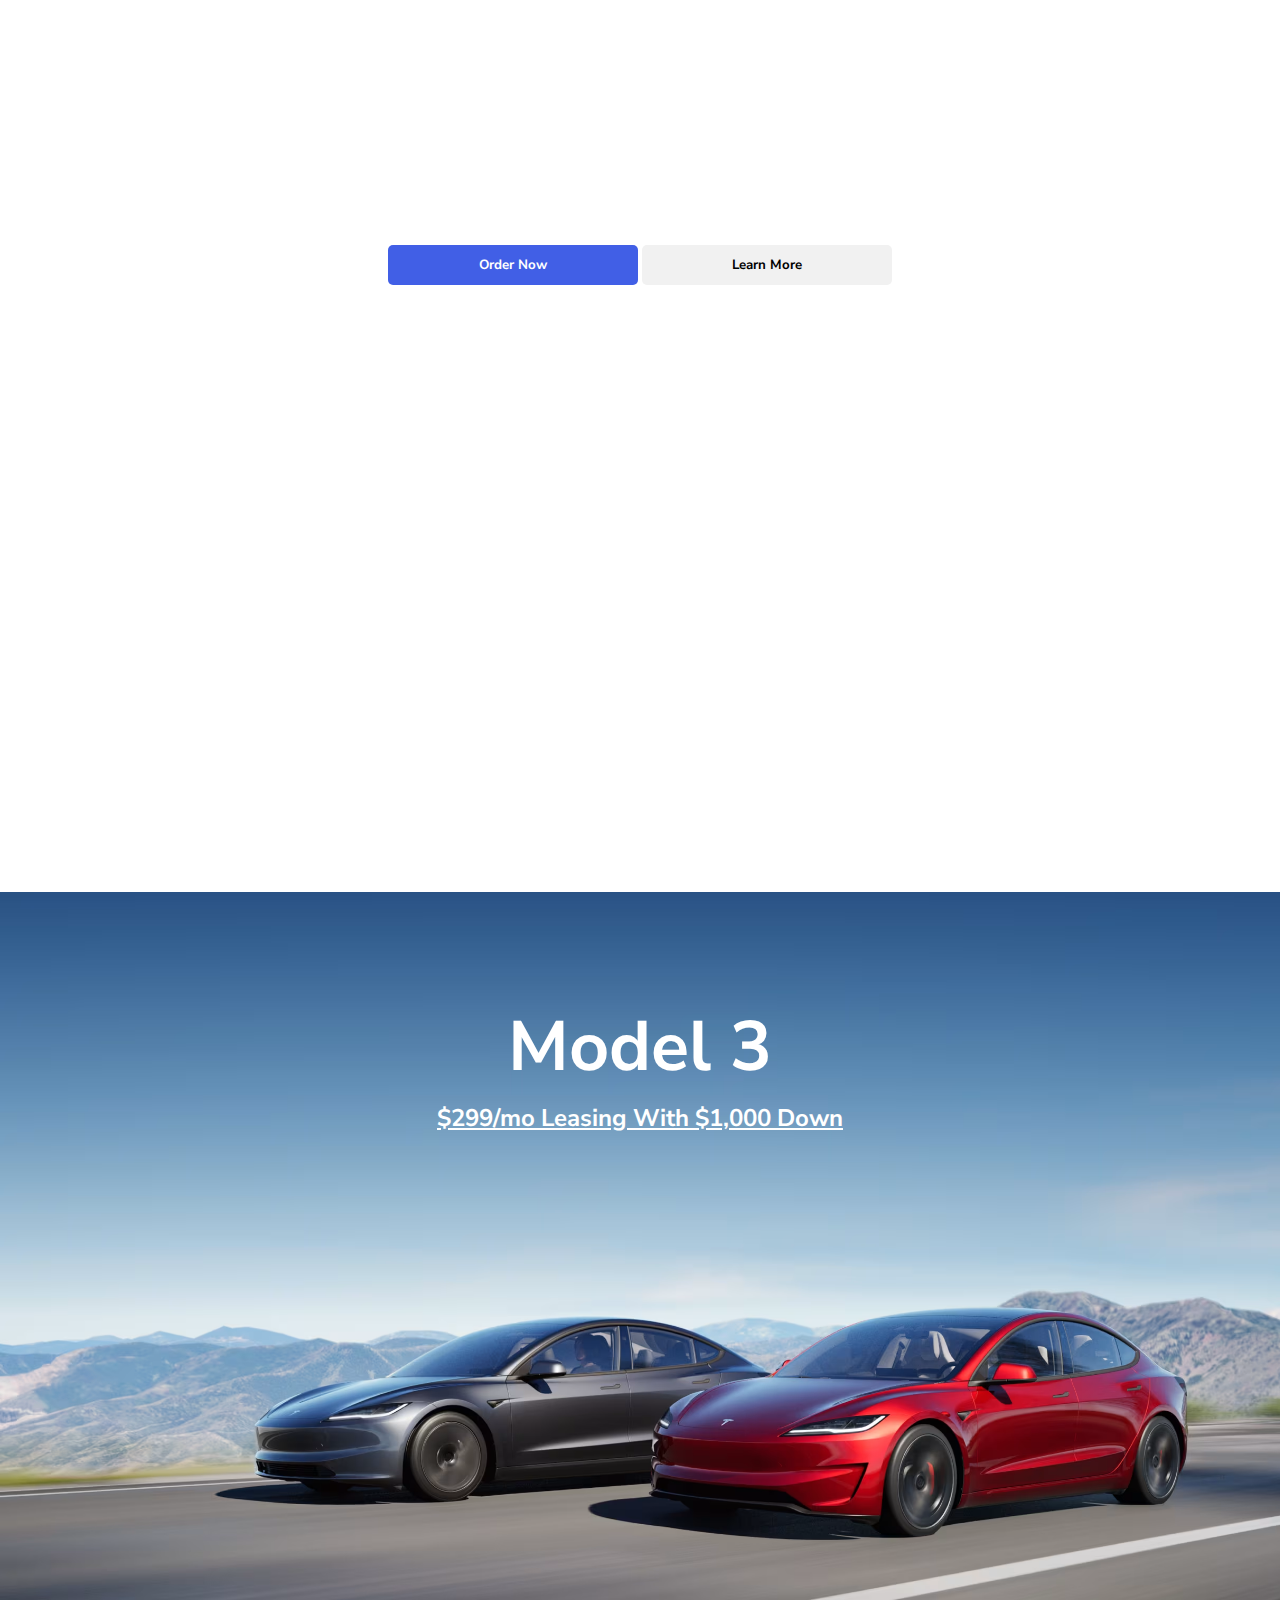
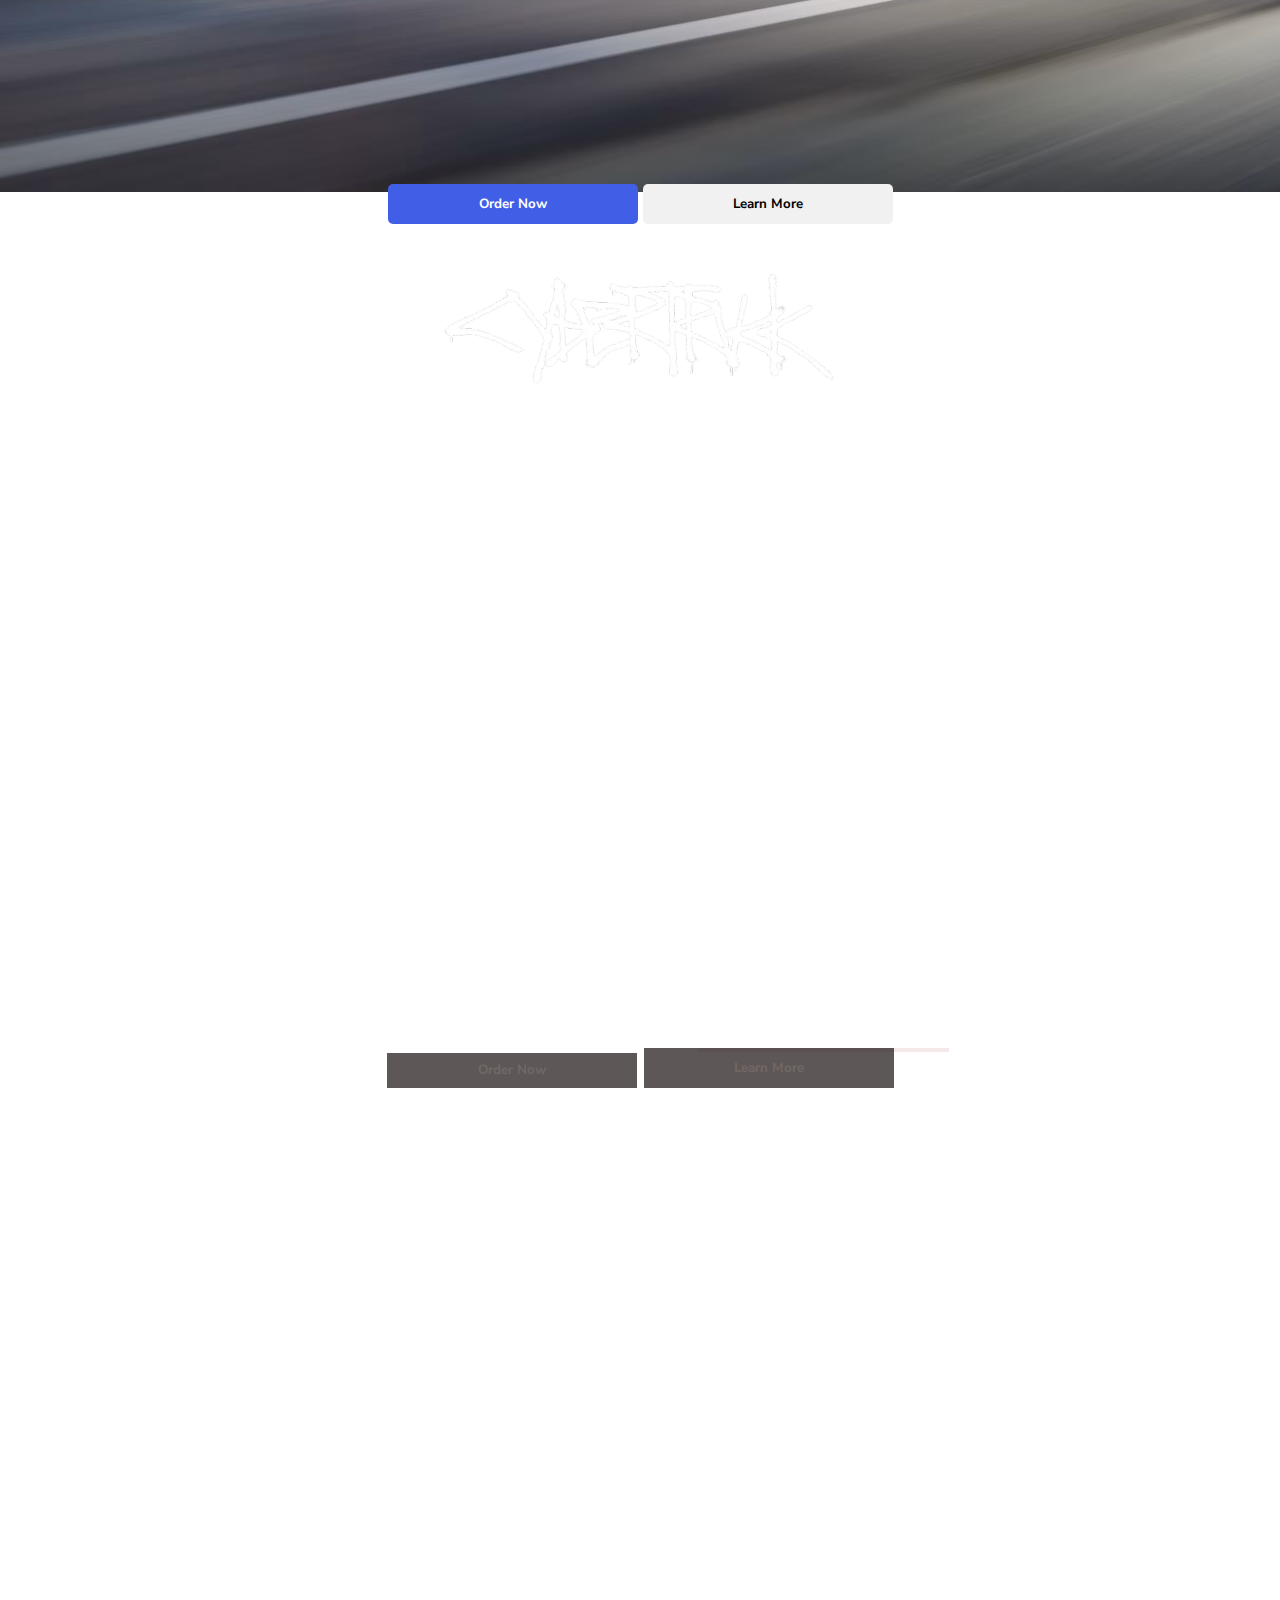
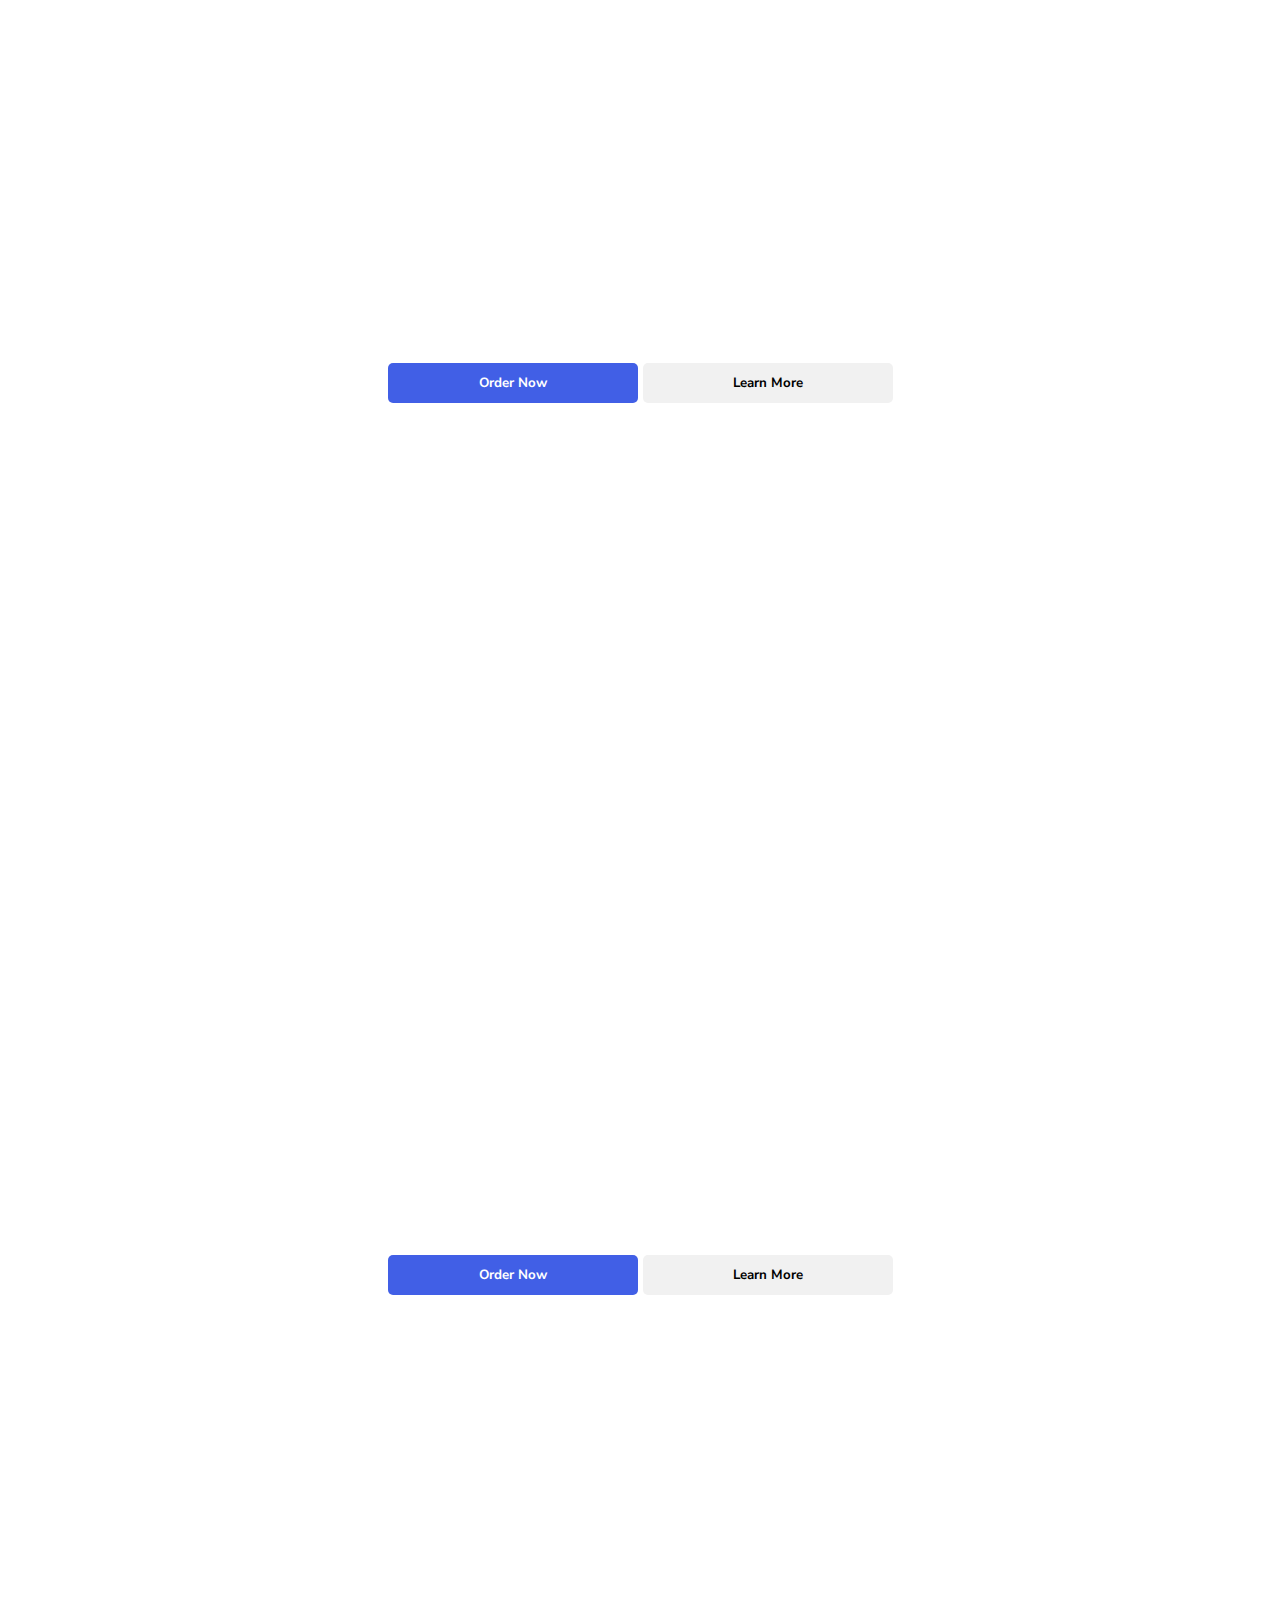
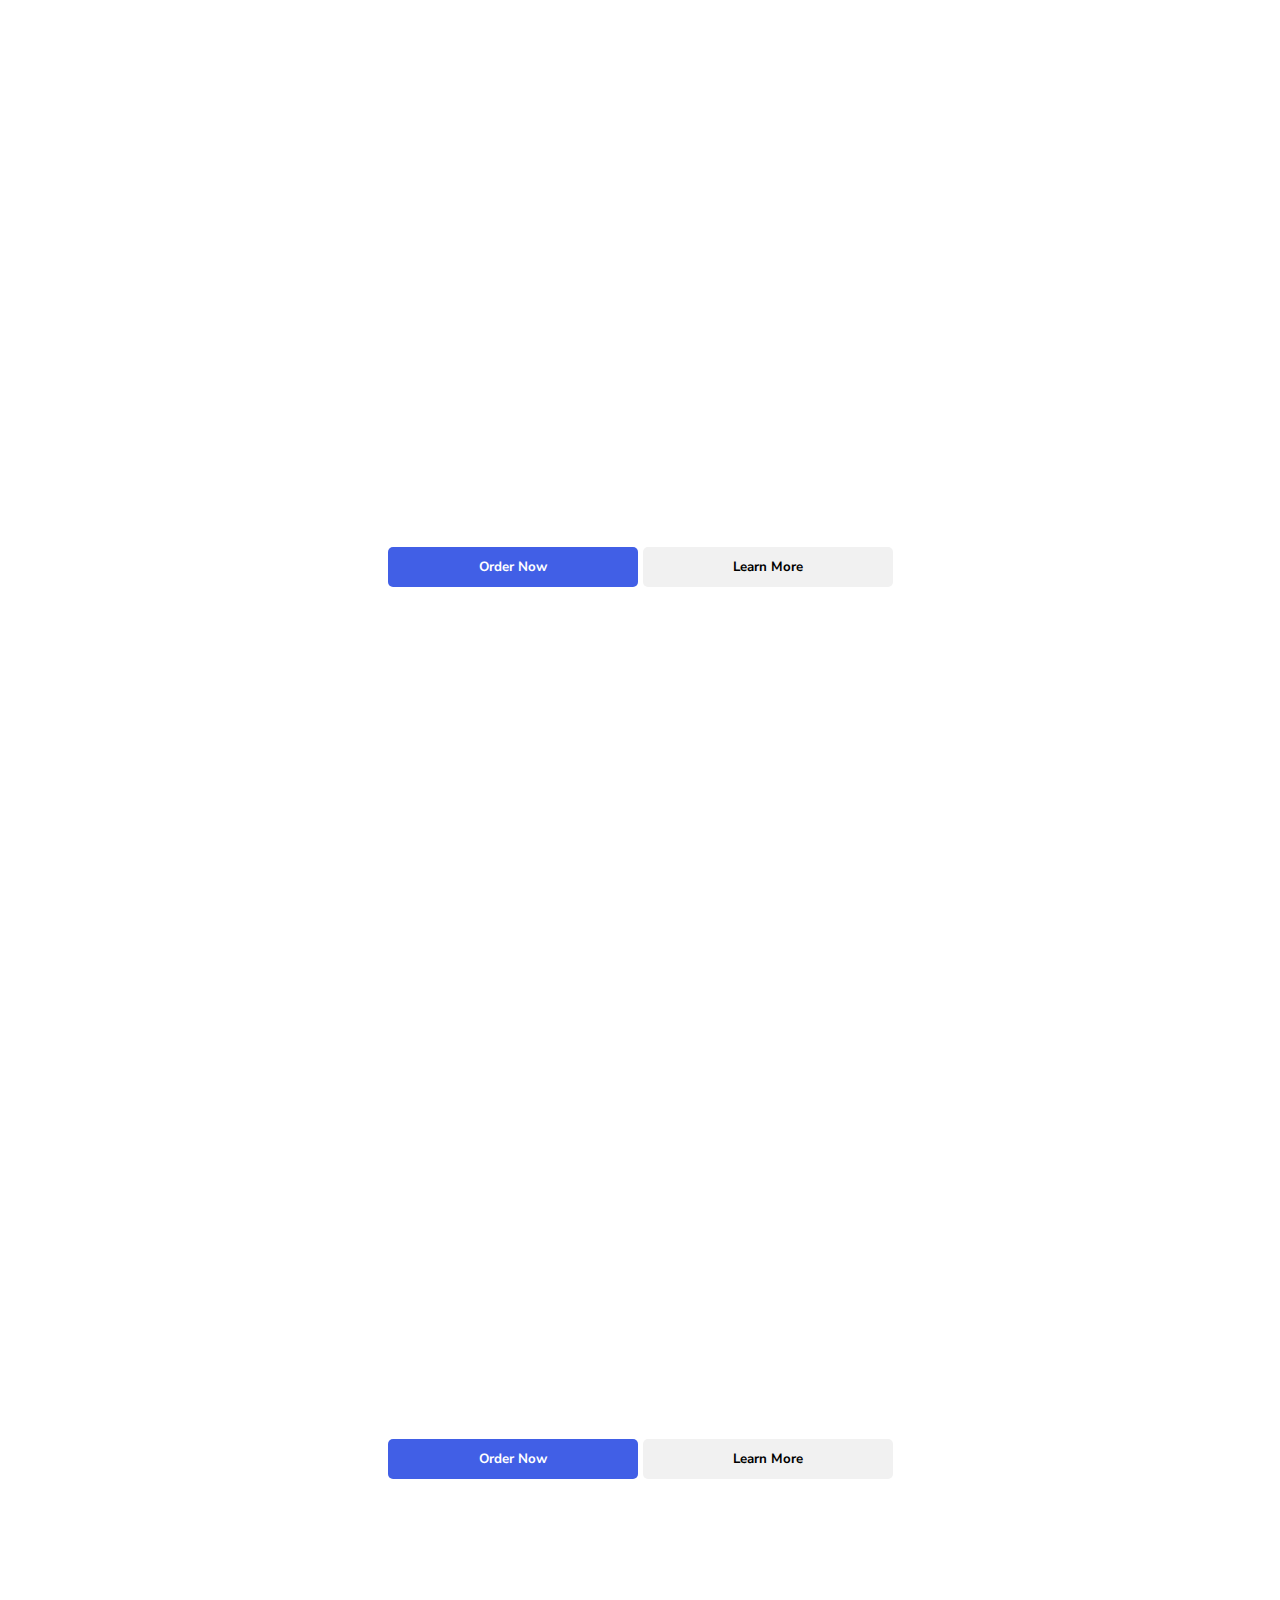
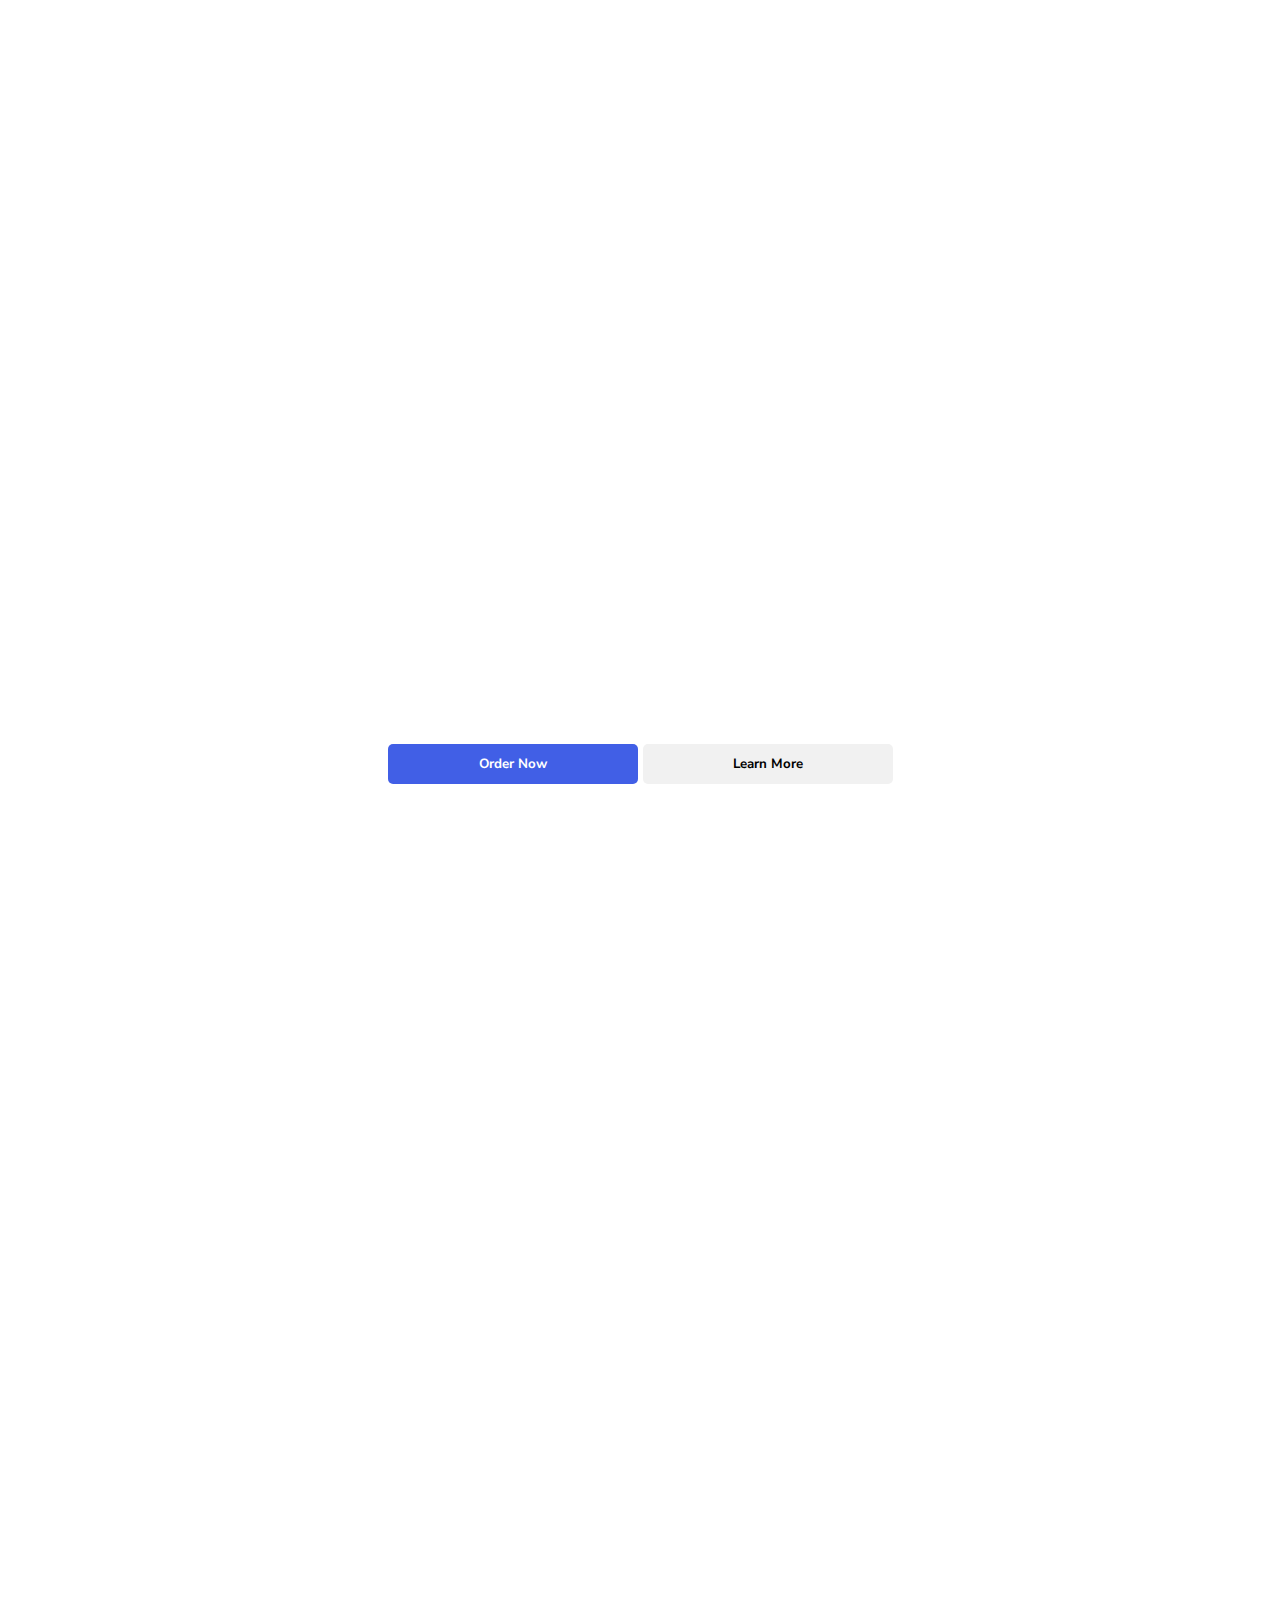
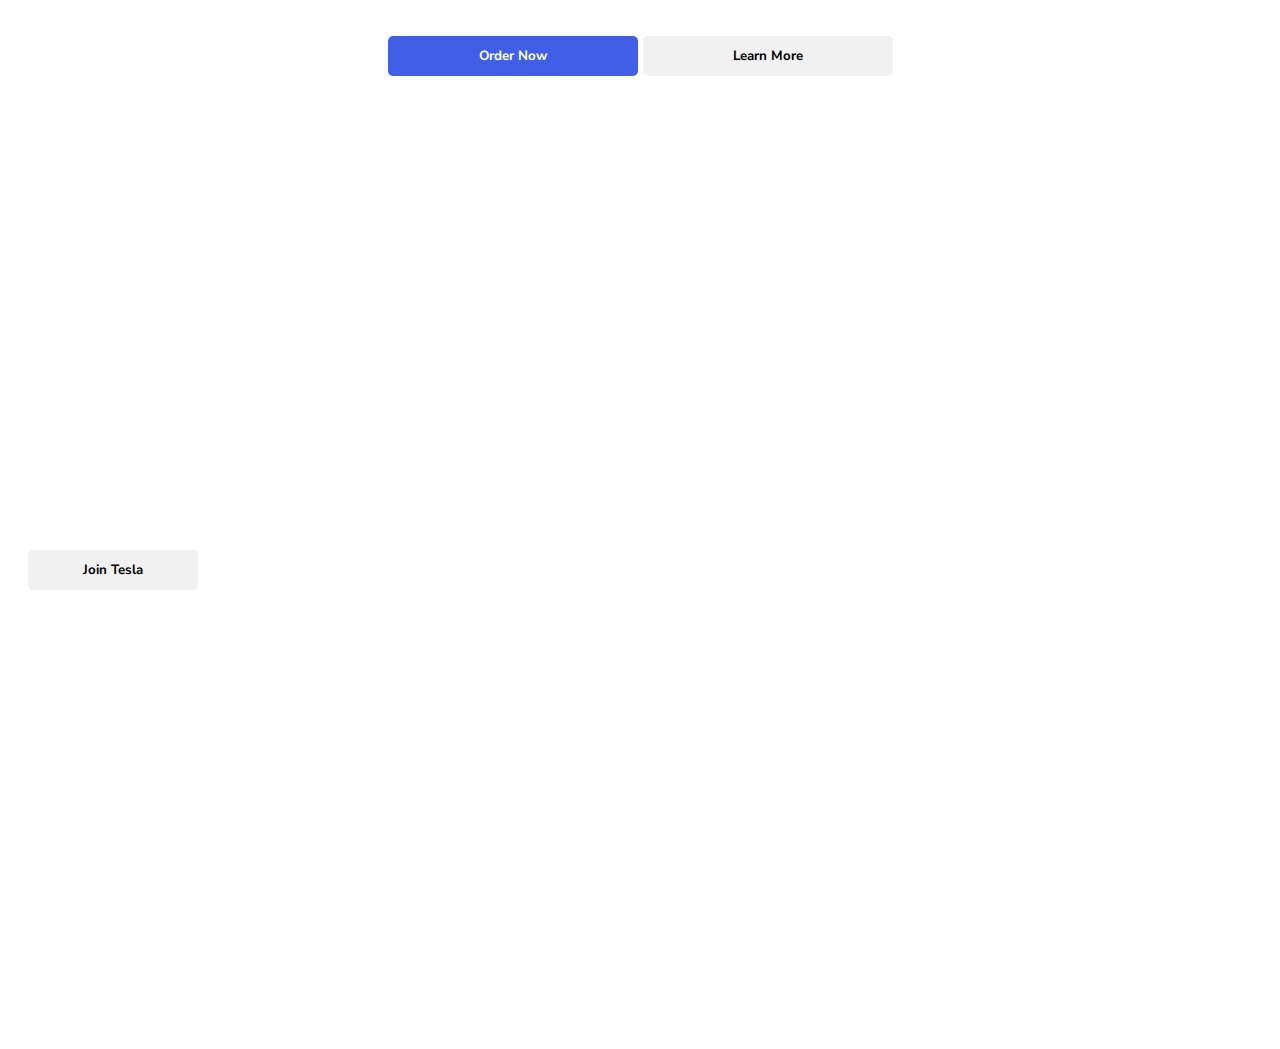
<file: index.html>
<!DOCTYPE html>
<html lang="en">
<head>
    <meta charset="UTF-8">
    <meta name="viewport" content="width=device-width, initial-scale=1.0">
    <title>Tesla</title>
    <link rel="stylesheet" href="style.css">
</head>
<body>
    <div class="section1">
        <header>
            <div class="content-head">
                <div class="logo-div">
                    <a href="index.html"><img class="logo" src="logo-white.png" alt=""></a>
                </div>
                <div class="h">
                    <h3>Vehicles</h3>
                    <h3>Energy</h3>
                    <h3>Charging</h3>
                    <h3>Discover</h3>
                    <h3>Shop</h3>
                </div>
                <div class="icons">
                    <img src="globe.png" alt="">
                    <img src="interrogation.png" alt="">
                    <img src="circle-user (1).png" alt="">
                </div>
            </div>
            <div class="fixed">
                <img class="comm" src="message.png" alt="">
            </div>
        </header>

        <div class="container">
            <h1 class="h1-c">Model Y</h1>
            <h2 class="h2-c">Starting at $41,490</h2>
            <h3 class="h3-c">After $7,500 Federal Tax Credit</h3>
            <div class="btns-1">
                <button class="order-1">Order Now</button>
                <button class="learn-1">Learn More</button>
            </div>
        </div>
    </div>

    <div class="section2">
        <div class="s2">
            <h1>Model 3</h1>
            <h2>$299/mo Leasing With $1,000 Down</h2>
        </div>
        <div class="btn-2">
            <button class="order-2">Order Now</button>
            <button class="learn-2">Learn More</button>
        </div>
    </div>

    <div class="section3">
        <div class="s3">
            <img class="cyber" src="Tesla_Cybertruck-Logo.wine.png" alt="">
            <h2>$7,500 Federal Tax Credit at Purchase</h2>
        </div>
        <div class="stars1">
            <img class="star" src="star.png" alt="">
            <h4>Pverall NHTSA Safety Rating</h4>
        </div>
        <div class="btn-3">
            <button class="order-3">Order Now</button>
            <button class="learn-3">Learn More</button>
        </div>
        <div class="order-3-1"> </div>
    </div>

    <div class="section4">
        <div class="s4">
            <h1>Model X</h1>
            <h2>Free Supercharging Included</h2>
        </div>
        <div class="btn-4">
            <button class="order-4">Order Now</button>
            <button class="learn-4">Learn More</button>
        </div>
    </div>

    <div class="section5">
        <div class="s5">
            <h1>Model S</h1>
            <h2>Free Supercharging Included</h2>
        </div>
        <div class="btn-5">
            <button class="order-5">Order Now</button>
            <button class="learn-5">Learn More</button>
        </div>
    </div>

    <div class="section6">
        <div class="s6">
            <h1>Solar Panels</h1>
            <h2>Shedule a Virtual Consultation</h2>
        </div>
        <div class="btn-6">
            <button class="order-6">Order Now</button>
            <button class="learn-6">Learn More</button>
        </div>
    </div>

    <div class="section7">
        <div class="s7">
            <h1>Solar Roof</h1>
            <h2>Produce Clean energy From Your Roof</h2>
        </div>
        <div class="btn-7">
            <button class="order-7">Order Now</button>
            <button class="learn-7">Learn More</button>
        </div>
    </div>

    <div class="section8">
        <div class="s8">
            <h1>Powerwall</h1>
        </div>
        <div class="btn-8">
            <button class="order-8">Order Now</button>
            <button class="learn-8">Learn More</button>
        </div>
    </div>
    </div>

    <div class="section9">
        <div class="s9">
            <h1>Accessories</h1>
        </div>
        <div class="btn-9">
            <button class="order-9">Order Now</button>
            <button class="learn-9">Learn More</button>
        </div>
    </div>
    </div>
    
    <div class="section10">
        <video autoplay muted loop  class="video" src="https://digitalassets.tesla.com/tesla-contents/video/upload/f_auto,q_auto:best/Homepage-We-Are-Tesla-Desktop.mp4" type="video/mp4"></video>
        <div class="s10">
            <h1>We are tesla</h1>
        </div>
        <div class="btn-10">
            <button class="learn-10">Join Tesla</button>
        </div>
    </div>
    </div>

    <div></div>
</html>
</file>
<file: style.css>
@import url('https://fonts.googleapis.com/css2?family=Nunito+Sans:ital,opsz,wght@0,6..12,200..1000;1,6..12,200..1000&display=swap');
body  {
    background-size: cover;
    color: white; 
}
.section1{
    z-index: 1;
    background:url(https://digitalassets.tesla.com/tesla-contents/image/upload/f_auto,q_auto/Homepage-Model-Y-2-Hero-Desktop-APAC-LHD.png) ;
    background-size: cover;
    height: 100vh;
    background-repeat: no-repeat;
    font-family: "Nunito Sans", sans-serif;
    color: white;
    padding: 0;
    margin: -8px;
}
.section2 {
    z-index: 2;
    background:url(model-3.avif) ;
    background-size: cover;
    height: 100vh;
    background-repeat: no-repeat;
    font-family: "Nunito Sans", sans-serif;
    color: white;
    padding: 0;
    margin: -8px;
    
}
.section3 {
    z-index: 3;
    background:url(https://digitalassets.tesla.com/tesla-contents/image/upload/f_auto,q_auto/Homepage-Cybertruck-Desktop-v3.png) ;
    background-size: cover;
    height: 100vh;
    background-repeat: no-repeat;
    font-family: "Nunito Sans", sans-serif;
    color: white;
    padding: 0;
    margin: -8px;
}
.section4 {
    z-index: 4;
    background:url(https://digitalassets.tesla.com/tesla-contents/image/upload/f_auto,q_auto/Homepage-Model-X-Desktop-US.png) ;
    background-size: cover;
    height: 100vh;
    background-repeat: no-repeat;
    font-family: "Nunito Sans", sans-serif;
    color: white;
    padding: 0;
    margin: -8px;
}
.section5 {
    z-index: 5;
    background:url(https://digitalassets.tesla.com/tesla-contents/image/upload/f_auto,q_auto/Homepage-Model-S-Desktop-US.png) ;
    background-size: cover;
    height: 100vh;
    background-repeat: no-repeat;
    font-family: "Nunito Sans", sans-serif;
    color: white;
    padding: 0;
    margin: -8px;
}
.section6 {
    z-index: 6;
    background:url(https://digitalassets.tesla.com/tesla-contents/image/upload/f_auto,q_auto/Homepage-SolarPanels-01-Desktop) ;
    background-size: cover;
    height: 100vh;
    background-repeat: no-repeat;
    font-family: "Nunito Sans", sans-serif;
    color: white;
    padding: 0;
    margin: -8px;
}
.section7 {
    z-index: 7;
    background:url(https://digitalassets.tesla.com/tesla-contents/image/upload/f_auto,q_auto/Homepage-SolarRoof-Desktop-US.png) ;
    background-size: cover;
    height: 100vh;
    background-repeat: no-repeat;
    font-family: "Nunito Sans", sans-serif;
    color: white;
    padding: 0;
    margin: -8px;
}
.section8 {
    z-index: 8;
    background:url(https://digitalassets.tesla.com/tesla-contents/image/upload/f_auto,q_auto/Homepage-Powerwall-Desktop-US.png) ;
    background-size: cover;
    height: 100vh;
    background-repeat: no-repeat;
    font-family: "Nunito Sans", sans-serif;
    color: white;
    padding: 0;
    margin: -8px;
}
.section9 {
    z-index: 9;
    background:url(https://digitalassets.tesla.com/tesla-contents/image/upload/f_auto,q_auto/Homepage-Accessories-Desktop-US.png) ;
    background-size: cover;
    height: 100vh;
    background-repeat: no-repeat;
    font-family: "Nunito Sans", sans-serif;
    color: white;
    padding: 0;
    margin: -8px;
}

video {
    z-index: -1;
    background-size: cover;
    height: 112.5vh;
    background-repeat: no-repeat;
    font-family: "Nunito Sans", sans-serif;
    color: white;
    padding: 0;
    margin: -9px;
    margin-top: 8px;
}


.content-head {
    display: flex;
    height: 70px;
    width: 100%
}
    
.logo-div {
    justify-content: flex-start;
    align-self: flex-start;
    z-index: 30;
    margin-top: 24px;
    margin-left: 30px;
    display: flex;
}


.logo {
    width: 150px;   
    filter: brightness(200%);
}


.h {
    z-index: 20;
    cursor: pointer;
    width:60%;
    justify-content: center;
    margin-right: 30px;
    color: white;
    display: flex;
    margin: auto;
    gap: 40px;
    margin-right: -20px;
    flex-direction: row;
}


.h h3 {
    font-weight: 700;
}


.icons {
    display: flex;
    cursor: pointer;
    margin: auto;
    z-index: 10;
    gap: 20px;
    justify-content: flex-end;
    align-self: flex-end;
    margin-right: 30px;
}

.container {
    justify-content: center;
    align-items:center ;
    display: flex;
    margin: auto;
    flex-direction: column;
    gap:5px
}


.h1-c {
    z-index: 10;
    font-size: 70px;
    margin-top: -0px;
}


.h2-c {
    z-index: 11;
    margin-top: -60px;
}


.h3-c {
    z-index: 12;
    margin-top: -20px;
}

.order-1 {
    width: 250px;
    height: 40px;
    background-color: rgb(65, 95, 230);
    border: none;
    outline: none;
    color: white;
    cursor: pointer;
    border-radius: 5px;
    font-family: "Nunito Sans", sans-serif;
    font-weight: 700;
}
.order-1:hover {
    filter: brightness(90%);
    transition: filter 0.3s;
}


.learn-1 {
    width: 250px;
    height: 40px;
    border: none;
    outline: none;
    color: black;
    background-color: rgb(241, 241, 241);
    cursor: pointer;
    border-radius: 5px;
    font-family: "Nunito Sans", sans-serif;
    font-weight: 700;
}
.learn-1:hover {
    filter: brightness(90%);
    transition: filter 0.3s;
}

.fixed {
    display:flex;
    position: fixed;
    background-color: rgb(120, 122, 125);
    border-radius: 5px;
    width: 50px;
    height: 40px;
    justify-content: flex-end;
    align-items: flex-end;
    align-self: flex-end;
    display: flex;
    margin-left: 1840px;
    margin-top: 820px;
}
.comm{
    display: flex;
    margin: auto;
    padding-top: 2px;
    width: 30px;
    filter: brightness(200%);
    z-index: 100;
    justify-content: flex-end;
    align-items: flex-end;

}

.s2 {
    display: flex;
    flex-direction: column;
   
    text-align: center;
    padding:60px;
}
.s2 h1{
    font-size: 70px;
    z-index: 20;
}
.s2 h2 {
    margin-top: -40px;
    z-index: 25;
    text-decoration: underline;
}


.btn-2 {
    display: flex;
    margin: auto;
    gap: 5px;
    margin-top: 570px;
    justify-content: center;
    align-items: center;
    
}
.order-2 {
    width: 250px;
    height: 40px;
    background-color: rgb(65, 95, 230);
    border: none;
    outline: none;
    color: white;
    cursor: pointer;
    border-radius: 5px;
    font-family: "Nunito Sans", sans-serif;
    font-weight: 700;
}
.order-2:hover {
    filter: brightness(90%);
    transition: filter 0.3s;
}


.learn-2 {
    width: 250px;
    height: 40px;
    border: none;
    outline: none;
    color: black;
    background-color: rgb(241, 241, 241);
    cursor: pointer;
    border-radius: 5px;
    font-family: "Nunito Sans", sans-serif;
    font-weight: 700;
}
.learn-2:hover {
    filter: brightness(90%);
    transition: filter 0.3s;
}


.s3{
    display: flex;
    flex-direction: column;
    justify-content: center;
    margin: auto;
    text-align: center;
    padding-top: 90px;
}
.cyber {
    width: 400px;
    justify-content: center;
    align-self: center;
    display: flex;
}

.star {
    width: 150px;
    filter: brightness(200%);
}
.stars1 {
    display: flex;
    flex-direction: column;
    margin: auto;
    z-index: 33;
    padding-top: 500px;
    justify-content: center;
    align-items: center;
}
.btn-3 {
    justify-content: center;
    display: flex;
    margin: auto;
    gap: 7px;
}
.order-3-1 {
    width: 250px;
    height: 4px;
    background-color: rgb(239, 224, 222, .7);
    z-index: 50;
    margin-top: -40px;
    margin-left: 699px;
    display: flex;

}
.order-3 {
    z-index: 40;
    width: 250px;
    height: 35px;
    margin-top: 5px;
    background-color: rgb(25, 16, 15, .7);
    border: none;
    outline: none;
    color: rgb(113, 104, 102);
    cursor: pointer;
    font-family: "Nunito Sans", sans-serif;
    font-weight: 700;
}
.order-3:hover {
    filter: brightness(100%);
    transition:all 0.6s;
    background-color: rgb(239, 224, 222);
    color: rgb(147, 132, 132);
}


.learn-3 {
    width: 250px;
    height: 40px;
    border: none;
    outline: none;
    color: rgb(113, 104, 102);
    background-color: rgb(25, 16, 15, .7);
    cursor: pointer;
    font-family: "Nunito Sans", sans-serif;
    font-weight: 700;
}
.learn-3:hover {
    filter: brightness(100%);
    transition:all 0.6s;
    background-color: rgb(239, 224, 222);
    color: rgb(147, 132, 132);
}
.s4{
    display: flex;
    flex-direction: column;
    margin: auto;
    text-align: center;
    padding-top: 50px;
}
.s4 h1 {
    font-size: 70px;
}
.s4 h2 {
    margin-top: -65px;
}

.order-4 {
    width: 250px;
    height: 40px;
    background-color: rgb(65, 95, 230);
    border: none;
    outline: none;
    color: white;
    cursor: pointer;
    border-radius: 5px;
    font-family: "Nunito Sans", sans-serif;
    font-weight: 700;
}
.order-4:hover {
    filter: brightness(90%);
    transition: filter 0.3s;
}

.btn-4 {
    display: flex;
    margin: auto;
    gap: 5px;
    margin-top: 660px;
    justify-content: center;
    align-items: center;
    
}
.learn-4 {
    width: 250px;
    height: 40px;
    border: none;
    outline: none;
    color: black;
    background-color: rgb(241, 241, 241);
    cursor: pointer;
    border-radius: 5px;
    font-family: "Nunito Sans", sans-serif;
    font-weight: 700;
}
.learn-4:hover {
    filter: brightness(90%);
    transition: filter 0.3s;
}


.s5{
    display: flex;
    flex-direction: column;
    margin: auto;
    text-align: center;
    padding-top: 50px;
}
.s5 h1 {
    font-size: 70px;
}
.s5 h2 {
    margin-top: -65px;
}
.order-5 {
    width: 250px;
    height: 40px;
    background-color: rgb(65, 95, 230);
    border: none;
    outline: none;
    color: white;
    cursor: pointer;
    border-radius: 5px;
    font-family: "Nunito Sans", sans-serif;
    font-weight: 700;
}
.order-5:hover {
    filter: brightness(90%);
    transition: filter 0.3s;
}

.btn-5 {
    display: flex;
    margin: auto;
    gap: 5px;
    margin-top: 660px;
    justify-content: center;
    align-items: center;
    
}
.learn-5 {
    width: 250px;
    height: 40px;
    border: none;
    outline: none;
    color: black;
    background-color: rgb(241, 241, 241);
    cursor: pointer;
    border-radius: 5px;
    font-family: "Nunito Sans", sans-serif;
    font-weight: 700;
}
.learn-5:hover {
    filter: brightness(90%);
    transition: filter 0.3s;
}


.s6{
    display: flex;
    flex-direction: column;
    margin: auto;
    text-align: center;
    padding-top: 50px;
}
.s6 h1 {
    font-size: 70px;
}
.s6 h2 {
    margin-top: -65px;
    text-decoration: underline;
    cursor: pointer;
}
.order-6 {
    width: 250px;
    height: 40px;
    background-color: rgb(65, 95, 230);
    border: none;
    outline: none;
    color: white;
    cursor: pointer;
    border-radius: 5px;
    font-family: "Nunito Sans", sans-serif;
    font-weight: 700;
}
.order-6:hover {
    filter: brightness(90%);
    transition: filter 0.3s;
}

.btn-6 {
    display: flex;
    margin: auto;
    gap: 5px;
    margin-top: 660px;
    justify-content: center;
    align-items: center;
    
}
.learn-6{
    width: 250px;
    height: 40px;
    border: none;
    outline: none;
    color: black;
    background-color: rgb(241, 241, 241);
    cursor: pointer;
    border-radius: 5px;
    font-family: "Nunito Sans", sans-serif;
    font-weight: 700;
}
.learn-6:hover {
    filter: brightness(90%);
    transition: filter 0.3s;
}

.s7{
    display: flex;
    flex-direction: column;
    margin: auto;
    text-align: center;
    padding-top: 50px;
}
.s7 h1 {
    font-size: 70px;
}
.s7 h2 {
    margin-top: -65px;
}
.order-7 {
    width: 250px;
    height: 40px;
    background-color: rgb(65, 95, 230);
    border: none;
    outline: none;
    color: white;
    cursor: pointer;
    border-radius: 5px;
    font-family: "Nunito Sans", sans-serif;
    font-weight: 700;
}
.order-7:hover {
    filter: brightness(90%);
    transition: filter 0.3s;
}

.btn-7 {
    display: flex;
    margin: auto;
    gap: 5px;
    margin-top: 660px;
    justify-content: center;
    align-items: center;
    
}
.learn-7{
    width: 250px;
    height: 40px;
    border: none;
    outline: none;
    color: black;
    background-color: rgb(241, 241, 241);
    cursor: pointer;
    border-radius: 5px;
    font-family: "Nunito Sans", sans-serif;
    font-weight: 700;
}
.learn-7:hover {
    filter: brightness(90%);
    transition: filter 0.3s;
}

.s8{
    display: flex;
    flex-direction: column;
    margin: auto;
    text-align: center;
    padding-top: 50px;
}
.s8 h1 {
    font-size: 70px;
}
.order-8 {
    width: 250px;
    height: 40px;
    background-color: rgb(65, 95, 230);
    border: none;
    outline: none;
    color: white;
    cursor: pointer;
    border-radius: 5px;
    font-family: "Nunito Sans", sans-serif;
    font-weight: 700;
}
.order-8:hover {
    filter: brightness(90%);
    transition: filter 0.3s;
}

.btn-8 {
    display: flex;
    margin: auto;
    gap: 5px;
    margin-top: 660px;
    justify-content: center;
    align-items: center;
    
}
.learn-8{
    width: 250px;
    height: 40px;
    border: none;
    outline: none;
    color: black;
    background-color: rgb(241, 241, 241);
    cursor: pointer;
    border-radius: 5px;
    font-family: "Nunito Sans", sans-serif;
    font-weight: 700;
}
.learn-8:hover {
    filter: brightness(90%);
    transition: filter 0.3s;
}

.s9{
    display: flex;
    flex-direction: column;
    margin: auto;
    text-align: center;
    padding-top: 50px;
}
.s9 h1 {
    font-size: 70px;
}
.order-9 {
    width: 250px;
    height: 40px;
    background-color: rgb(65, 95, 230);
    border: none;
    outline: none;
    color: white;
    cursor: pointer;
    border-radius: 5px;
    font-family: "Nunito Sans", sans-serif;
    font-weight: 700;
}
.order-9:hover {
    filter: brightness(90%);
    transition: filter 0.3s;
}

.btn-9 {
    display: flex;
    margin: auto;
    gap: 5px;
    margin-top: 660px;
    justify-content: center;
    align-items: center;
    
}
.learn-9{
    width: 250px;
    height: 40px;
    border: none;
    outline: none;
    color: black;
    background-color: rgb(241, 241, 241);
    cursor: pointer;
    border-radius: 5px;
    font-family: "Nunito Sans", sans-serif;
    font-weight: 700;
}
.learn-9:hover {
    filter: brightness(90%);
    transition: filter 0.3s;
}


.s10{
    display: flex;
    z-index: 10;
    margin-top: -600px;
    text-align: center;
    font-family: "Nunito Sans", sans-serif;
    margin-left: 20px;
}
.s10 h1 {
    font-size: 50px;
}
.btn-10 {
    display: flex;
    /* margin: auto; */
    gap: 5px;
    margin-top: -30px;
    margin-left: 20px;
    /* justify-content: center;
    align-items: center; */
    
}
.learn-10{
    width: 170px;
    height: 40px;
    border: none;
    outline: none;
    color: black;
    background-color: rgb(241, 241, 241);
    cursor: pointer;
    border-radius: 5px;
    font-family: "Nunito Sans", sans-serif;
    font-weight: 700;
}
.learn-10:hover {
    filter: brightness(90%);
    transition: filter 0.3s;
}
</file>
